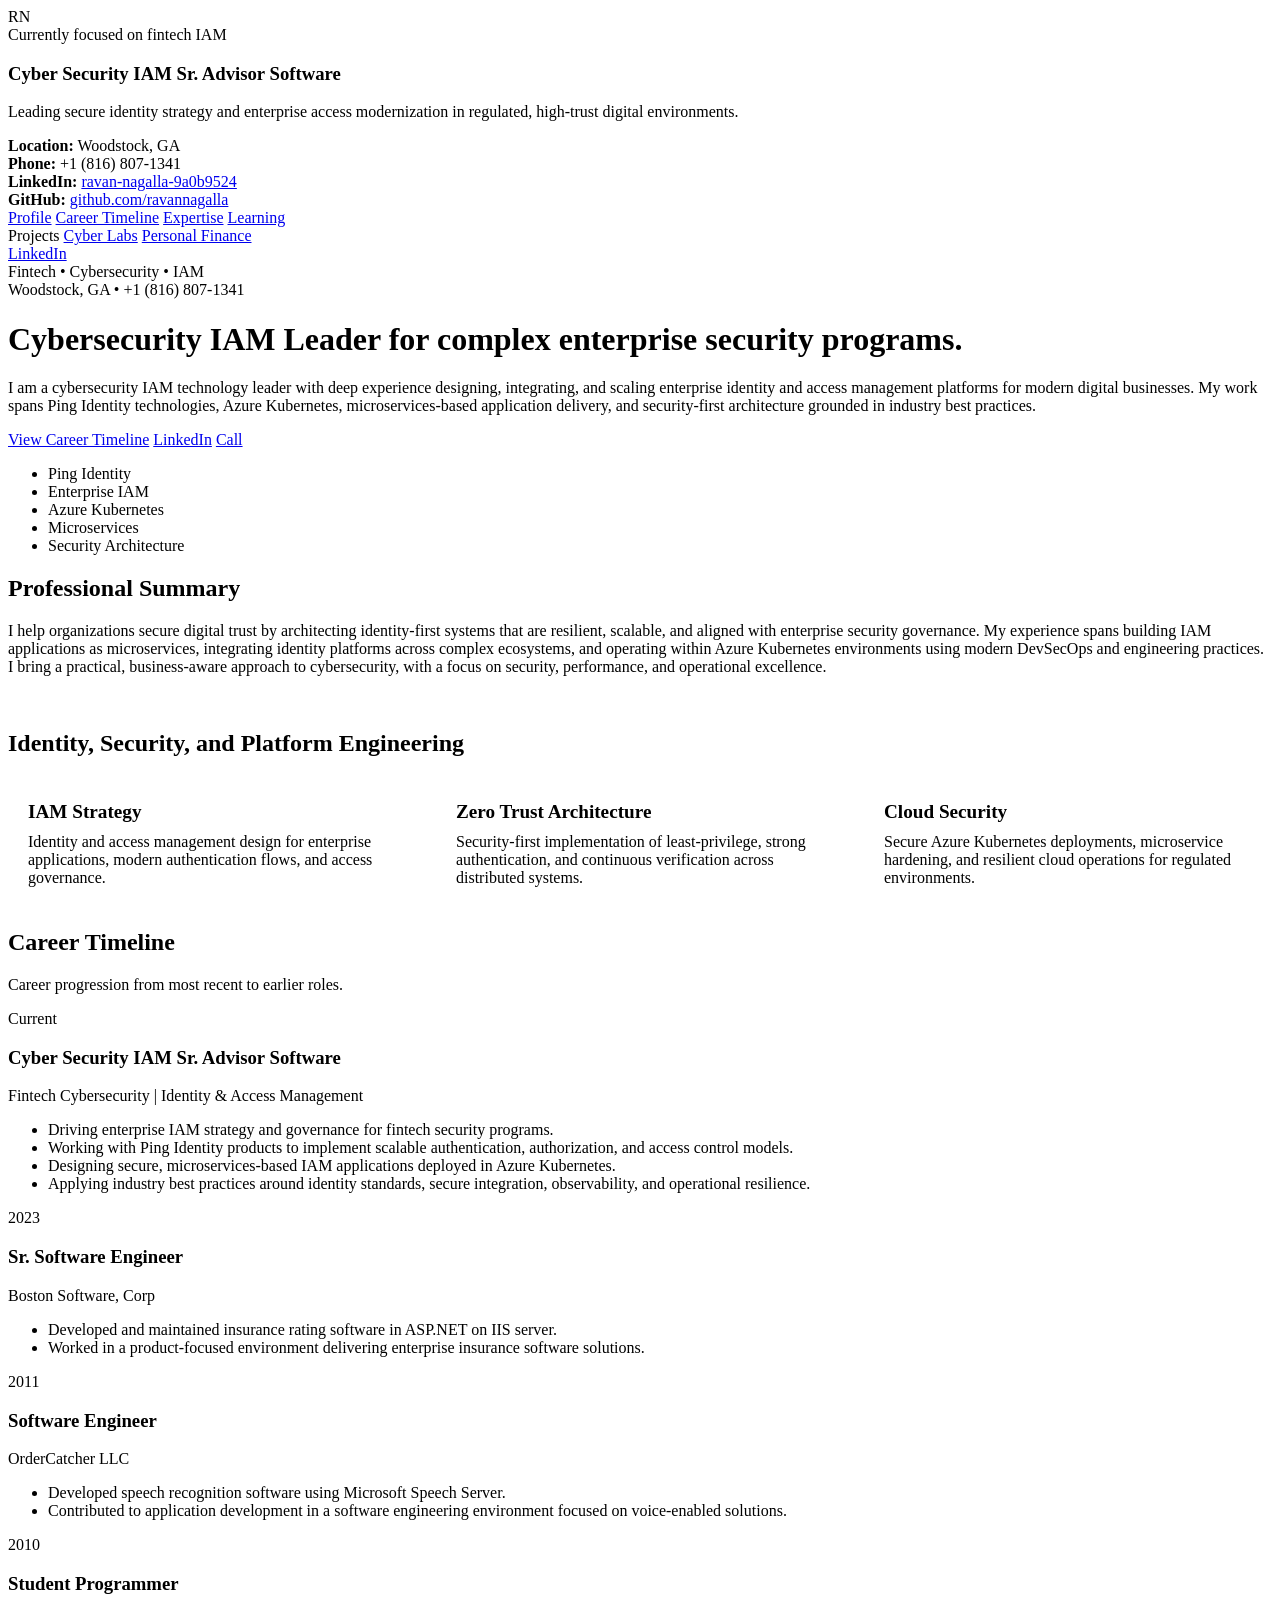
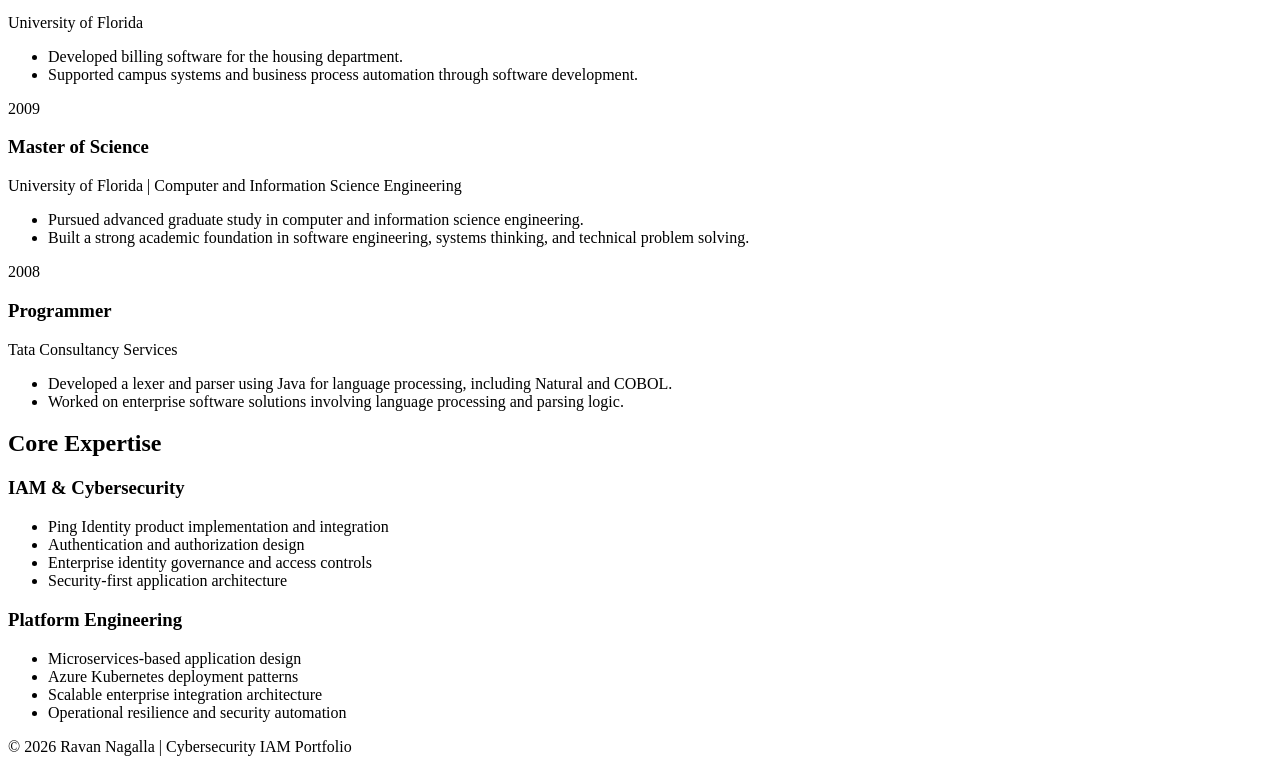
<file: index.html>
<!DOCTYPE html>
<html lang="en">
  <head>
    <meta charset="UTF-8" />
    <meta name="viewport" content="width=device-width, initial-scale=1.0" />
    <meta
      name="description"
      content="Ravan Nagalla is a cybersecurity IAM leader specializing in Ping Identity, enterprise identity governance, Azure Kubernetes, and secure fintech technology architecture."
    />
    <meta
      name="keywords"
      content="Ravan Nagalla, cybersecurity IAM, Ping Identity, enterprise IAM, Azure Kubernetes, fintech security, identity governance, access management, enterprise security architecture"
    />
    <meta name="author" content="Ravan Nagalla" />
    <meta name="robots" content="index, follow, max-image-preview:large" />
    <meta name="theme-color" content="#17191c" />
    <meta property="og:locale" content="en_US" />
    <meta property="og:type" content="website" />
    <meta property="og:site_name" content="Ravan Nagalla" />
    <meta property="og:title" content="Ravan Nagalla | Cybersecurity IAM Portfolio" />
    <meta
      property="og:description"
      content="Cybersecurity IAM leader focused on Ping Identity, enterprise identity governance, secure architecture, and fintech security modernization."
    />
    <meta property="og:url" content="https://ravannagalla.com/" />
    <meta property="og:image" content="https://ravannagalla.com/og-image.png" />
    <meta property="twitter:card" content="summary_large_image" />
    <meta property="twitter:site" content="@ravannagalla" />
    <meta property="twitter:title" content="Ravan Nagalla | Cybersecurity IAM Portfolio" />
    <meta
      property="twitter:description"
      content="Cybersecurity IAM leader specializing in enterprise identity, Azure Kubernetes, and modern fintech security architecture."
    />
    <meta property="twitter:image" content="https://ravannagalla.com/og-image.png" />
    <link rel="canonical" href="https://ravannagalla.com/" />
    <title>Ravan Nagalla | Cybersecurity IAM Portfolio</title>
    <link rel="stylesheet" href="styles.css" />
    <script type="application/ld+json">
      {
        "@context": "https://schema.org",
        "@type": "Person",
        "name": "Ravan Nagalla",
        "jobTitle": "Cybersecurity IAM Leader",
        "url": "https://ravannagalla.com/",
        "sameAs": [
          "https://www.linkedin.com/in/ravan-nagalla-9a0b9524/",
          "https://github.com/ravannagalla"
        ],
        "address": {
          "@type": "PostalAddress",
          "addressLocality": "Woodstock",
          "addressRegion": "GA",
          "addressCountry": "US"
        },
        "knowsAbout": [
          "Cybersecurity",
          "IAM",
          "Ping Identity",
          "Enterprise Identity Governance",
          "Azure Kubernetes",
          "Fintech Security Architecture"
        ],
        "description": "Cybersecurity IAM leader focused on enterprise identity governance, Ping Identity, Azure Kubernetes, and secure fintech platform architecture."
      }
    </script>
  </head>
  <body>
    <div class="page-shell">
      <div class="workspace-layout">
        <aside class="left-rail" aria-label="Section navigation">
          <div class="floating-sidebar">
            <div class="profile-card compact-profile-card" aria-label="Professional summary card">
              <div class="profile-photo-wrap">
                <div class="profile-photo" aria-label="Ravan Nagalla initials">RN</div>
              </div>
              <div class="profile-badge">Currently focused on fintech IAM</div>
              <h3>Cyber Security IAM Sr. Advisor Software</h3>
              <p>
                Leading secure identity strategy and enterprise access modernization in regulated,
                high-trust digital environments.
              </p>
              <div class="contact-list">
                <div><strong>Location:</strong> Woodstock, GA</div>
                <div><strong>Phone:</strong> +1 (816) 807-1341</div>
                <div><strong>LinkedIn:</strong> <a href="https://www.linkedin.com/in/ravan-nagalla-9a0b9524/" target="_blank" rel="noreferrer">ravan-nagalla-9a0b9524</a></div>
                <div><strong>GitHub:</strong> <a href="https://github.com/ravannagalla" target="_blank" rel="noreferrer">github.com/ravannagalla</a></div>
              </div>
            </div>

            <div class="nav-panel">
              <nav class="side-nav" aria-label="Main navigation">
                <a href="#profile">Profile</a>
                <a href="#timeline">Career Timeline</a>
                <a href="#expertise">Expertise</a>
                <a href="Learning/cybersecurity/index.html">Learning</a>

                <div class="subnav-block">
                  <span class="subnav-label">Projects</span>
                  <a href="projects/cyber-security-labs/index.html">Cyber Labs</a>
                  <a href="projects/personal-finance-app/index.html">Personal Finance</a>
                </div>

                <a href="https://www.linkedin.com/in/ravan-nagalla-9a0b9524/" target="_blank" rel="noreferrer">LinkedIn</a>
              </nav>
            </div>
          </div>
        </aside>

        <div class="main-area">
          <header class="hero">
            <div id="profile" class="hero-content">
              <div>
                <div class="eyebrow">Fintech • Cybersecurity • IAM</div>
                <div class="identity-meta">
                  <span>Woodstock, GA</span>
                  <span class="dot">•</span>
                  <span>+1 (816) 807-1341</span>
                </div>
                <h1>Cybersecurity IAM Leader for complex enterprise security programs.</h1>
                <p class="lead">
                  I am a cybersecurity IAM technology leader with deep experience designing,
                  integrating, and scaling enterprise identity and access management platforms for
                  modern digital businesses. My work spans Ping Identity technologies, Azure Kubernetes,
                  microservices-based application delivery, and security-first architecture grounded in
                  industry best practices.
                </p>
                <div class="cta-row">
                  <a class="button primary" href="#timeline">View Career Timeline</a>
                  <a class="button secondary" href="https://www.linkedin.com/in/ravan-nagalla-9a0b9524/" target="_blank" rel="noreferrer">LinkedIn</a>
                  <a class="button secondary" href="tel:+18168071341">Call</a>
                </div>
                <ul class="highlights" aria-label="Key strengths">
                  <li>Ping Identity</li>
                  <li>Enterprise IAM</li>
                  <li>Azure Kubernetes</li>
                  <li>Microservices</li>
                  <li>Security Architecture</li>
                </ul>
              </div>
            </div>
          </header>

          <main class="content-layout">
            <div class="main-column">
              <section aria-labelledby="summary-heading">
                <div class="section-header">
                  <h2 id="summary-heading">Professional Summary</h2>
                </div>
                <div class="summary-card">
                  <p>
                    I help organizations secure digital trust by architecting identity-first systems that are
                    resilient, scalable, and aligned with enterprise security governance. My experience spans
                    building IAM applications as microservices, integrating identity platforms across complex
                    ecosystems, and operating within Azure Kubernetes environments using modern DevSecOps and
                    engineering practices. I bring a practical, business-aware approach to cybersecurity, with
                    a focus on security, performance, and operational excellence.
                  </p>
                </div>
              </section>

              <section class="seo-section" aria-labelledby="services-heading">
                <div class="section-header">
                  <h2 id="services-heading">Identity, Security, and Platform Engineering</h2>
                </div>
                <div class="seo-grid">
                  <article class="seo-card">
                    <h3>IAM Strategy</h3>
                    <p>Identity and access management design for enterprise applications, modern authentication flows, and access governance.</p>
                  </article>
                  <article class="seo-card">
                    <h3>Zero Trust Architecture</h3>
                    <p>Security-first implementation of least-privilege, strong authentication, and continuous verification across distributed systems.</p>
                  </article>
                  <article class="seo-card">
                    <h3>Cloud Security</h3>
                    <p>Secure Azure Kubernetes deployments, microservice hardening, and resilient cloud operations for regulated environments.</p>
                  </article>
                </div>
              </section>

              <section id="timeline" aria-labelledby="timeline-heading">
                <div class="section-header">
                  <h2 id="timeline-heading">Career Timeline</h2>
                  <p>Career progression from most recent to earlier roles.</p>
                </div>

                <div class="timeline-list">
                  <article class="timeline-item current">
                    <div class="timeline-year">Current</div>
                    <div class="timeline-card">
                      <h3>Cyber Security IAM Sr. Advisor Software</h3>
                      <p class="timeline-role">Fintech Cybersecurity | Identity & Access Management</p>
                      <ul>
                        <li>Driving enterprise IAM strategy and governance for fintech security programs.</li>
                        <li>Working with Ping Identity products to implement scalable authentication, authorization,
                          and access control models.</li>
                        <li>Designing secure, microservices-based IAM applications deployed in Azure Kubernetes.</li>
                        <li>Applying industry best practices around identity standards, secure integration,
                          observability, and operational resilience.</li>
                      </ul>
                    </div>
                  </article>

                  <article class="timeline-item">
                    <div class="timeline-year">2023</div>
                    <div class="timeline-card">
                      <h3>Sr. Software Engineer</h3>
                      <p class="timeline-role">Boston Software, Corp</p>
                      <ul>
                        <li>Developed and maintained insurance rating software in ASP.NET on IIS server.</li>
                        <li>Worked in a product-focused environment delivering enterprise insurance software solutions.</li>
                      </ul>
                    </div>
                  </article>

                  <article class="timeline-item">
                    <div class="timeline-year">2011</div>
                    <div class="timeline-card">
                      <h3>Software Engineer</h3>
                      <p class="timeline-role">OrderCatcher LLC</p>
                      <ul>
                        <li>Developed speech recognition software using Microsoft Speech Server.</li>
                        <li>Contributed to application development in a software engineering environment focused on voice-enabled solutions.</li>
                      </ul>
                    </div>
                  </article>

                  <article class="timeline-item">
                    <div class="timeline-year">2010</div>
                    <div class="timeline-card">
                      <h3>Student Programmer</h3>
                      <p class="timeline-role">University of Florida</p>
                      <ul>
                        <li>Developed billing software for the housing department.</li>
                        <li>Supported campus systems and business process automation through software development.</li>
                      </ul>
                    </div>
                  </article>

                  <article class="timeline-item">
                    <div class="timeline-year">2009</div>
                    <div class="timeline-card">
                      <h3>Master of Science</h3>
                      <p class="timeline-role">University of Florida | Computer and Information Science Engineering</p>
                      <ul>
                        <li>Pursued advanced graduate study in computer and information science engineering.</li>
                        <li>Built a strong academic foundation in software engineering, systems thinking, and technical problem solving.</li>
                      </ul>
                    </div>
                  </article>

                  <article class="timeline-item">
                    <div class="timeline-year">2008</div>
                    <div class="timeline-card">
                      <h3>Programmer</h3>
                      <p class="timeline-role">Tata Consultancy Services</p>
                      <ul>
                        <li>Developed a lexer and parser using Java for language processing, including Natural and COBOL.</li>
                        <li>Worked on enterprise software solutions involving language processing and parsing logic.</li>
                      </ul>
                    </div>
                  </article>
                </div>
              </section>

              <section id="expertise" aria-labelledby="expertise-heading">
                <div class="section-header">
                  <h2 id="expertise-heading">Core Expertise</h2>
                </div>
                <div class="capabilities">
                  <div class="capability-card">
                    <h3>IAM & Cybersecurity</h3>
                    <ul>
                      <li>Ping Identity product implementation and integration</li>
                      <li>Authentication and authorization design</li>
                      <li>Enterprise identity governance and access controls</li>
                      <li>Security-first application architecture</li>
                    </ul>
                  </div>
                  <div class="capability-card">
                    <h3>Platform Engineering</h3>
                    <ul>
                      <li>Microservices-based application design</li>
                      <li>Azure Kubernetes deployment patterns</li>
                      <li>Scalable enterprise integration architecture</li>
                      <li>Operational resilience and security automation</li>
                    </ul>
                  </div>
                </div>
              </section>
            </div>
          </main>
        </div>
      </div>

      <footer>© 2026 Ravan Nagalla | Cybersecurity IAM Portfolio</footer>
    </div>
  </body>
</html>
</file>
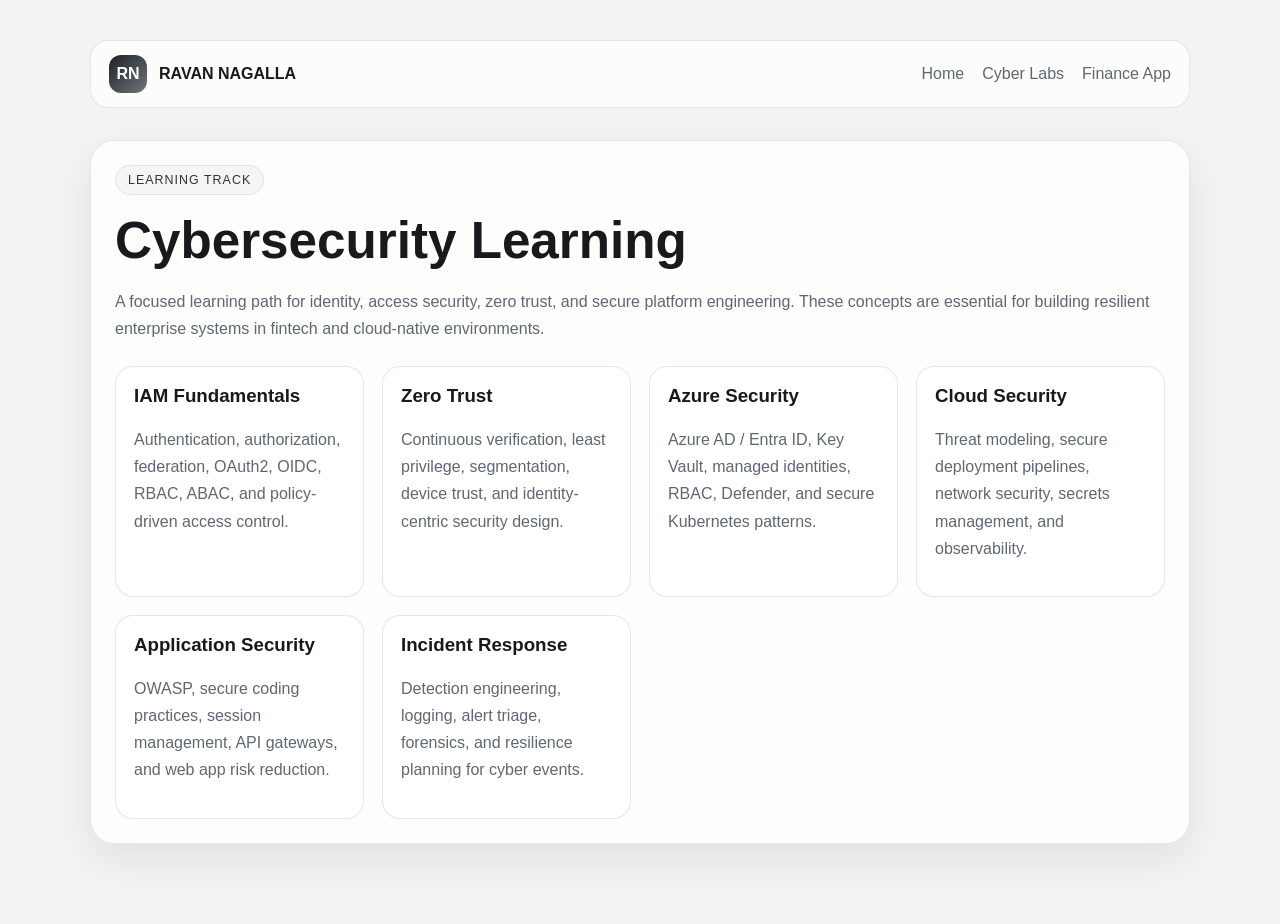
<file: Learning/cybersecurity/index.html>
<!DOCTYPE html>
<html lang="en">
  <head>
    <meta charset="UTF-8" />
    <meta name="viewport" content="width=device-width, initial-scale=1.0" />
    <meta
      name="description"
      content="Cybersecurity learning track covering IAM fundamentals, zero trust, Azure security, cloud security, application security, and incident response."
    />
    <meta
      name="keywords"
      content="cybersecurity learning, IAM fundamentals, zero trust, Azure security, cloud security, incident response, application security"
    />
    <meta name="author" content="Ravan Nagalla" />
    <meta name="robots" content="index, follow" />
    <link rel="canonical" href="https://ravannagalla.com/Learning/cybersecurity/" />
    <meta property="og:title" content="Cybersecurity Learning | Ravan Nagalla" />
    <meta
      property="og:description"
      content="Explore cybersecurity learning topics including IAM, zero trust, Azure security, cloud security, and incident response."
    />
    <meta property="og:url" content="https://ravannagalla.com/Learning/cybersecurity/" />
    <meta property="twitter:card" content="summary_large_image" />
    <title>Cybersecurity Learning | Ravan Nagalla</title>
    <link rel="stylesheet" href="../../styles.css" />
    <style>
      body {
        margin: 0;
        font-family: "Segoe UI", Tahoma, Geneva, Verdana, sans-serif;
        background: #f3f3f1;
        color: #17191c;
      }
      .page-shell {
        max-width: 1100px;
        margin: 0 auto;
        padding: 40px 20px 80px;
      }
      .topbar {
        display: flex;
        align-items: center;
        justify-content: space-between;
        gap: 20px;
        padding: 14px 18px;
        background: rgba(255,255,255,0.7);
        border: 1px solid rgba(17,24,39,0.1);
        border-radius: 18px;
        margin-bottom: 32px;
      }
      .brand {
        display: inline-flex;
        align-items: center;
        gap: 12px;
        font-weight: 700;
      }
      .brand-mark {
        width: 38px;
        height: 38px;
        border-radius: 12px;
        background: linear-gradient(135deg, #1d2126, #70767d);
        color: white;
        display: grid;
        place-items: center;
      }
      .nav-links {
        display: flex;
        flex-wrap: wrap;
        gap: 18px;
      }
      .nav-links a {
        text-decoration: none;
        color: #5f6773;
      }
      .card {
        background: rgba(255,255,255,0.8);
        border: 1px solid rgba(17,24,39,0.1);
        border-radius: 24px;
        padding: 24px;
        box-shadow: 0 16px 40px rgba(20,22,26,0.08);
      }
      h1 {
        font-size: clamp(2.2rem, 4vw, 3.5rem);
        margin: 0 0 18px;
      }
      p {
        color: #5f6773;
        line-height: 1.7;
      }
      .topics {
        display: grid;
        grid-template-columns: repeat(auto-fit, minmax(220px, 1fr));
        gap: 18px;
        margin-top: 24px;
      }
      .topic {
        border: 1px solid rgba(17,24,39,0.1);
        border-radius: 18px;
        padding: 18px;
        background: #fff;
      }
      .topic h3 {
        margin-top: 0;
      }
      .tag {
        display: inline-block;
        padding: 7px 12px;
        border-radius: 999px;
        background: rgba(17,24,39,0.03);
        border: 1px solid rgba(17,24,39,0.08);
        color: #2f3338;
        font-size: 0.78rem;
        letter-spacing: 0.08em;
        text-transform: uppercase;
        margin-bottom: 16px;
      }
    </style>
  </head>
  <body>
    <div class="page-shell">
      <header class="topbar">
        <div class="brand">
          <span class="brand-mark">RN</span>
          <span>RAVAN NAGALLA</span>
        </div>
        <nav class="nav-links" aria-label="Secondary navigation">
          <a href="../../index.html">Home</a>
          <a href="../../projects/cyber-security-labs/index.html">Cyber Labs</a>
          <a href="../../projects/personal-finance-app/index.html">Finance App</a>
        </nav>
      </header>

      <main class="card">
        <div class="tag">Learning Track</div>
        <h1>Cybersecurity Learning</h1>
        <p>
          A focused learning path for identity, access security, zero trust, and secure platform engineering.
          These concepts are essential for building resilient enterprise systems in fintech and cloud-native environments.
        </p>

        <div class="topics">
          <div class="topic">
            <h3>IAM Fundamentals</h3>
            <p>Authentication, authorization, federation, OAuth2, OIDC, RBAC, ABAC, and policy-driven access control.</p>
          </div>
          <div class="topic">
            <h3>Zero Trust</h3>
            <p>Continuous verification, least privilege, segmentation, device trust, and identity-centric security design.</p>
          </div>
          <div class="topic">
            <h3>Azure Security</h3>
            <p>Azure AD / Entra ID, Key Vault, managed identities, RBAC, Defender, and secure Kubernetes patterns.</p>
          </div>
          <div class="topic">
            <h3>Cloud Security</h3>
            <p>Threat modeling, secure deployment pipelines, network security, secrets management, and observability.</p>
          </div>
          <div class="topic">
            <h3>Application Security</h3>
            <p>OWASP, secure coding practices, session management, API gateways, and web app risk reduction.</p>
          </div>
          <div class="topic">
            <h3>Incident Response</h3>
            <p>Detection engineering, logging, alert triage, forensics, and resilience planning for cyber events.</p>
          </div>
        </div>
      </main>
    </div>
  </body>
</html>
</file>
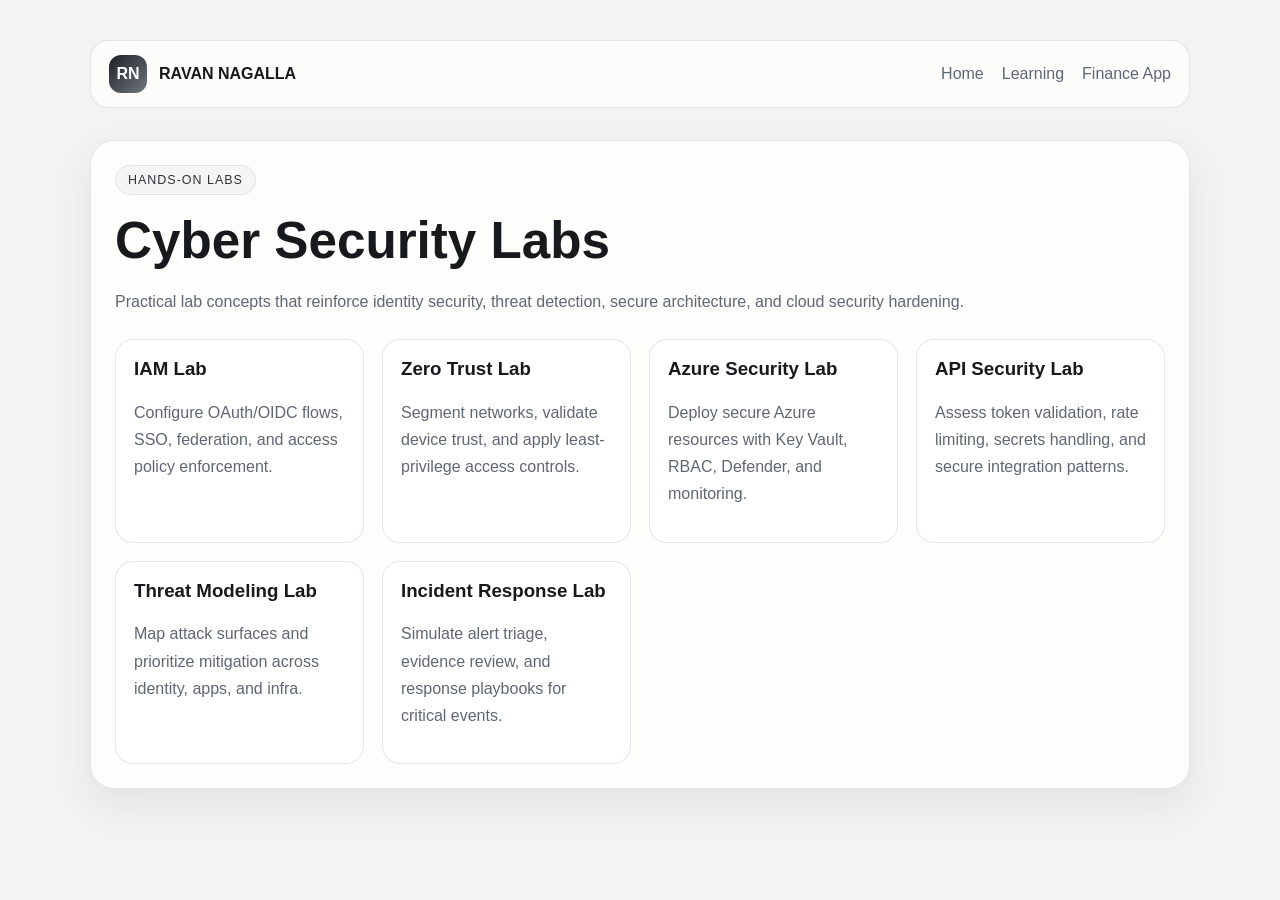
<file: projects/cyber-security-labs/index.html>
<!DOCTYPE html>
<html lang="en">
  <head>
    <meta charset="UTF-8" />
    <meta name="viewport" content="width=device-width, initial-scale=1.0" />
    <meta
      name="description"
      content="Hands-on cyber security labs covering IAM, zero trust, Azure security, API security, threat modeling, and incident response."
    />
    <meta
      name="keywords"
      content="cyber security labs, IAM lab, zero trust lab, Azure security lab, API security, threat modeling, incident response"
    />
    <meta name="author" content="Ravan Nagalla" />
    <meta name="robots" content="index, follow" />
    <link rel="canonical" href="https://ravannagalla.com/projects/cyber-security-labs/" />
    <meta property="og:title" content="Cyber Security Labs | Ravan Nagalla" />
    <meta
      property="og:description"
      content="Practical cyber security labs for IAM, zero trust, Azure security, API protection, and incident response."
    />
    <meta property="og:url" content="https://ravannagalla.com/projects/cyber-security-labs/" />
    <meta property="twitter:card" content="summary_large_image" />
    <title>Cyber Security Labs | Ravan Nagalla</title>
    <link rel="stylesheet" href="../../styles.css" />
    <style>
      body {
        margin: 0;
        font-family: "Segoe UI", Tahoma, Geneva, Verdana, sans-serif;
        background: #f3f3f1;
        color: #17191c;
      }
      .page-shell {
        max-width: 1100px;
        margin: 0 auto;
        padding: 40px 20px 80px;
      }
      .topbar {
        display: flex;
        align-items: center;
        justify-content: space-between;
        gap: 20px;
        padding: 14px 18px;
        background: rgba(255,255,255,0.7);
        border: 1px solid rgba(17,24,39,0.1);
        border-radius: 18px;
        margin-bottom: 32px;
      }
      .brand {
        display: inline-flex;
        align-items: center;
        gap: 12px;
        font-weight: 700;
      }
      .brand-mark {
        width: 38px;
        height: 38px;
        border-radius: 12px;
        background: linear-gradient(135deg, #1d2126, #70767d);
        color: white;
        display: grid;
        place-items: center;
      }
      .nav-links {
        display: flex;
        flex-wrap: wrap;
        gap: 18px;
      }
      .nav-links a {
        text-decoration: none;
        color: #5f6773;
      }
      .card {
        background: rgba(255,255,255,0.8);
        border: 1px solid rgba(17,24,39,0.1);
        border-radius: 24px;
        padding: 24px;
        box-shadow: 0 16px 40px rgba(20,22,26,0.08);
      }
      h1 {
        font-size: clamp(2.2rem, 4vw, 3.5rem);
        margin: 0 0 18px;
      }
      p {
        color: #5f6773;
        line-height: 1.7;
      }
      .lab-grid {
        display: grid;
        grid-template-columns: repeat(auto-fit, minmax(220px, 1fr));
        gap: 18px;
        margin-top: 24px;
      }
      .lab {
        padding: 18px;
        border: 1px solid rgba(17,24,39,0.1);
        border-radius: 18px;
        background: #fff;
      }
      .lab h3 {
        margin-top: 0;
      }
      .tag {
        display: inline-block;
        padding: 7px 12px;
        border-radius: 999px;
        background: rgba(17,24,39,0.03);
        border: 1px solid rgba(17,24,39,0.08);
        color: #2f3338;
        font-size: 0.78rem;
        letter-spacing: 0.08em;
        text-transform: uppercase;
        margin-bottom: 16px;
      }
    </style>
  </head>
  <body>
    <div class="page-shell">
      <header class="topbar">
        <div class="brand">
          <span class="brand-mark">RN</span>
          <span>RAVAN NAGALLA</span>
        </div>
        <nav class="nav-links" aria-label="Secondary navigation">
          <a href="../../index.html">Home</a>
          <a href="../../Learning/cybersecurity/index.html">Learning</a>
          <a href="../../projects/personal-finance-app/index.html">Finance App</a>
        </nav>
      </header>

      <main class="card">
        <div class="tag">Hands-on Labs</div>
        <h1>Cyber Security Labs</h1>
        <p>
          Practical lab concepts that reinforce identity security, threat detection, secure architecture, and cloud security hardening.
        </p>

        <div class="lab-grid">
          <div class="lab">
            <h3>IAM Lab</h3>
            <p>Configure OAuth/OIDC flows, SSO, federation, and access policy enforcement.</p>
          </div>
          <div class="lab">
            <h3>Zero Trust Lab</h3>
            <p>Segment networks, validate device trust, and apply least-privilege access controls.</p>
          </div>
          <div class="lab">
            <h3>Azure Security Lab</h3>
            <p>Deploy secure Azure resources with Key Vault, RBAC, Defender, and monitoring.</p>
          </div>
          <div class="lab">
            <h3>API Security Lab</h3>
            <p>Assess token validation, rate limiting, secrets handling, and secure integration patterns.</p>
          </div>
          <div class="lab">
            <h3>Threat Modeling Lab</h3>
            <p>Map attack surfaces and prioritize mitigation across identity, apps, and infra.</p>
          </div>
          <div class="lab">
            <h3>Incident Response Lab</h3>
            <p>Simulate alert triage, evidence review, and response playbooks for critical events.</p>
          </div>
        </div>
      </main>
    </div>
  </body>
</html>
</file>
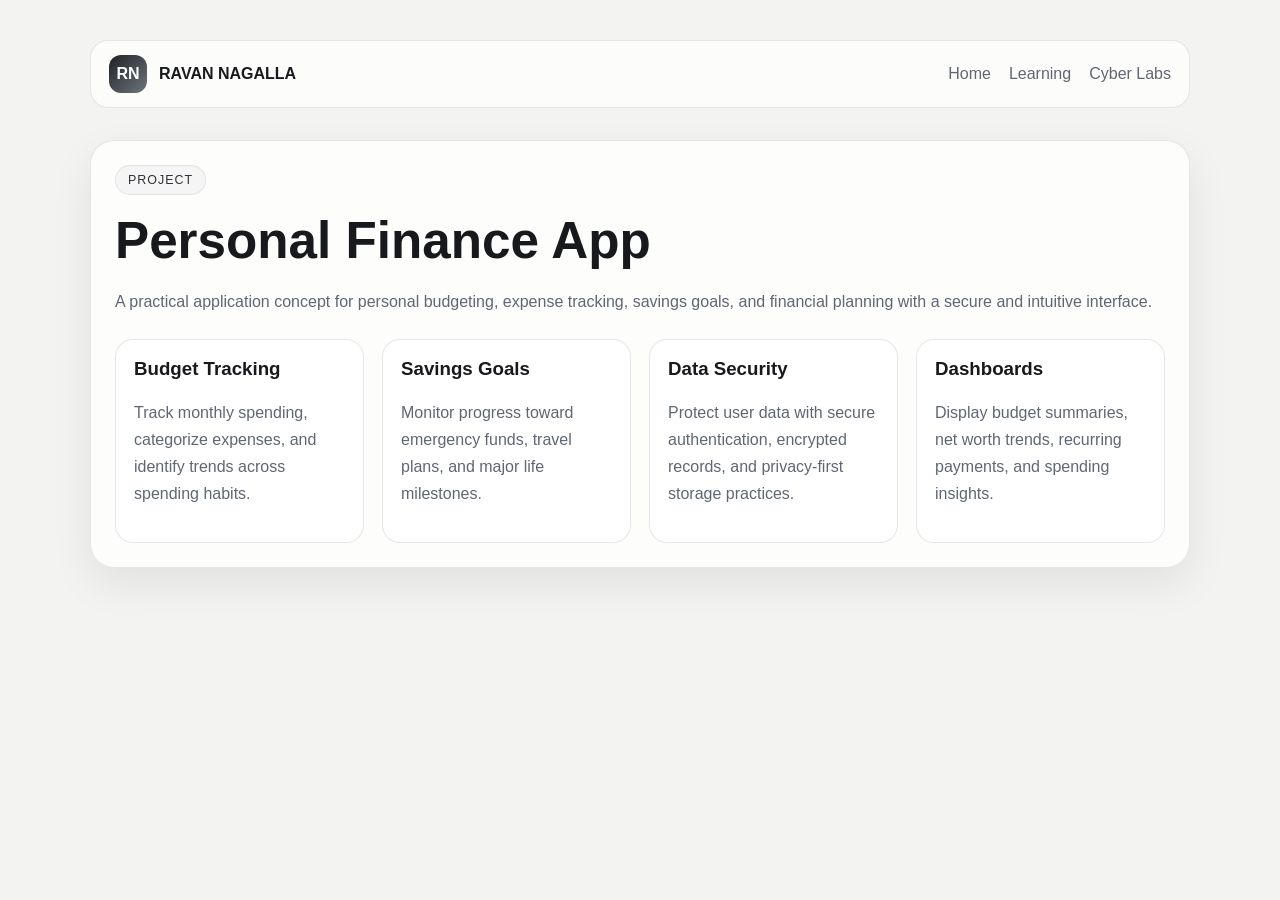
<file: projects/personal-finance-app/index.html>
<!DOCTYPE html>
<html lang="en">
  <head>
    <meta charset="UTF-8" />
    <meta name="viewport" content="width=device-width, initial-scale=1.0" />
    <meta
      name="description"
      content="Personal finance app concept for budgeting, expense tracking, savings goals, and secure financial planning strategies."
    />
    <meta
      name="keywords"
      content="personal finance app, budgeting app, expense tracking, savings goals, financial planning, secure budgeting"
    />
    <meta name="author" content="Ravan Nagalla" />
    <meta name="robots" content="index, follow" />
    <link rel="canonical" href="https://ravannagalla.com/projects/personal-finance-app/" />
    <meta property="og:title" content="Personal Finance App | Ravan Nagalla" />
    <meta
      property="og:description"
      content="Explore a personal finance app concept focused on secure budgeting, savings goals, and expense tracking."
    />
    <meta property="og:url" content="https://ravannagalla.com/projects/personal-finance-app/" />
    <meta property="twitter:card" content="summary_large_image" />
    <title>Personal Finance App | Ravan Nagalla</title>
    <link rel="stylesheet" href="../../styles.css" />
    <style>
      body {
        margin: 0;
        font-family: "Segoe UI", Tahoma, Geneva, Verdana, sans-serif;
        background: #f3f3f1;
        color: #17191c;
      }
      .page-shell {
        max-width: 1100px;
        margin: 0 auto;
        padding: 40px 20px 80px;
      }
      .topbar {
        display: flex;
        align-items: center;
        justify-content: space-between;
        gap: 20px;
        padding: 14px 18px;
        background: rgba(255,255,255,0.7);
        border: 1px solid rgba(17,24,39,0.1);
        border-radius: 18px;
        margin-bottom: 32px;
      }
      .brand {
        display: inline-flex;
        align-items: center;
        gap: 12px;
        font-weight: 700;
      }
      .brand-mark {
        width: 38px;
        height: 38px;
        border-radius: 12px;
        background: linear-gradient(135deg, #1d2126, #70767d);
        color: white;
        display: grid;
        place-items: center;
      }
      .nav-links {
        display: flex;
        flex-wrap: wrap;
        gap: 18px;
      }
      .nav-links a {
        text-decoration: none;
        color: #5f6773;
      }
      .card {
        background: rgba(255,255,255,0.8);
        border: 1px solid rgba(17,24,39,0.1);
        border-radius: 24px;
        padding: 24px;
        box-shadow: 0 16px 40px rgba(20,22,26,0.08);
      }
      h1 {
        font-size: clamp(2.2rem, 4vw, 3.5rem);
        margin: 0 0 18px;
      }
      p {
        color: #5f6773;
        line-height: 1.7;
      }
      .feature-grid {
        display: grid;
        grid-template-columns: repeat(auto-fit, minmax(220px, 1fr));
        gap: 18px;
        margin-top: 24px;
      }
      .feature {
        border: 1px solid rgba(17,24,39,0.1);
        border-radius: 18px;
        padding: 18px;
        background: #fff;
      }
      .feature h3 {
        margin-top: 0;
      }
      .tag {
        display: inline-block;
        padding: 7px 12px;
        border-radius: 999px;
        background: rgba(17,24,39,0.03);
        border: 1px solid rgba(17,24,39,0.08);
        color: #2f3338;
        font-size: 0.78rem;
        letter-spacing: 0.08em;
        text-transform: uppercase;
        margin-bottom: 16px;
      }
    </style>
  </head>
  <body>
    <div class="page-shell">
      <header class="topbar">
        <div class="brand">
          <span class="brand-mark">RN</span>
          <span>RAVAN NAGALLA</span>
        </div>
        <nav class="nav-links" aria-label="Secondary navigation">
          <a href="../../index.html">Home</a>
          <a href="../../Learning/cybersecurity/index.html">Learning</a>
          <a href="../../projects/cyber-security-labs/index.html">Cyber Labs</a>
        </nav>
      </header>

      <main class="card">
        <div class="tag">Project</div>
        <h1>Personal Finance App</h1>
        <p>
          A practical application concept for personal budgeting, expense tracking, savings goals, and financial planning with a secure and intuitive interface.
        </p>

        <div class="feature-grid">
          <div class="feature">
            <h3>Budget Tracking</h3>
            <p>Track monthly spending, categorize expenses, and identify trends across spending habits.</p>
          </div>
          <div class="feature">
            <h3>Savings Goals</h3>
            <p>Monitor progress toward emergency funds, travel plans, and major life milestones.</p>
          </div>
          <div class="feature">
            <h3>Data Security</h3>
            <p>Protect user data with secure authentication, encrypted records, and privacy-first storage practices.</p>
          </div>
          <div class="feature">
            <h3>Dashboards</h3>
            <p>Display budget summaries, net worth trends, recurring payments, and spending insights.</p>
          </div>
        </div>
      </main>
    </div>
  </body>
</html>
</file>
<file: styles.css>
/* existing CSS remains and new rules appended below */

.seo-section {
  margin-top: 54px;
}

.seo-grid {
  display: grid;
  grid-template-columns: repeat(3, minmax(0, 1fr));
  gap: 20px;
  margin-top: 22px;
}

.seo-card {
  padding: 22px 20px;
  border: 1px solid var(--border);
  border-radius: 20px;
  background: rgba(255, 255, 255, 0.78);
  box-shadow: var(--shadow);
}

.seo-card h3 {
  margin: 0 0 10px;
  font-size: 1.2rem;
}

.seo-card p {
  margin: 0;
  color: var(--muted);
}

@media (max-width: 860px) {
  .seo-grid {
    grid-template-columns: 1fr;
  }
}
</file>
